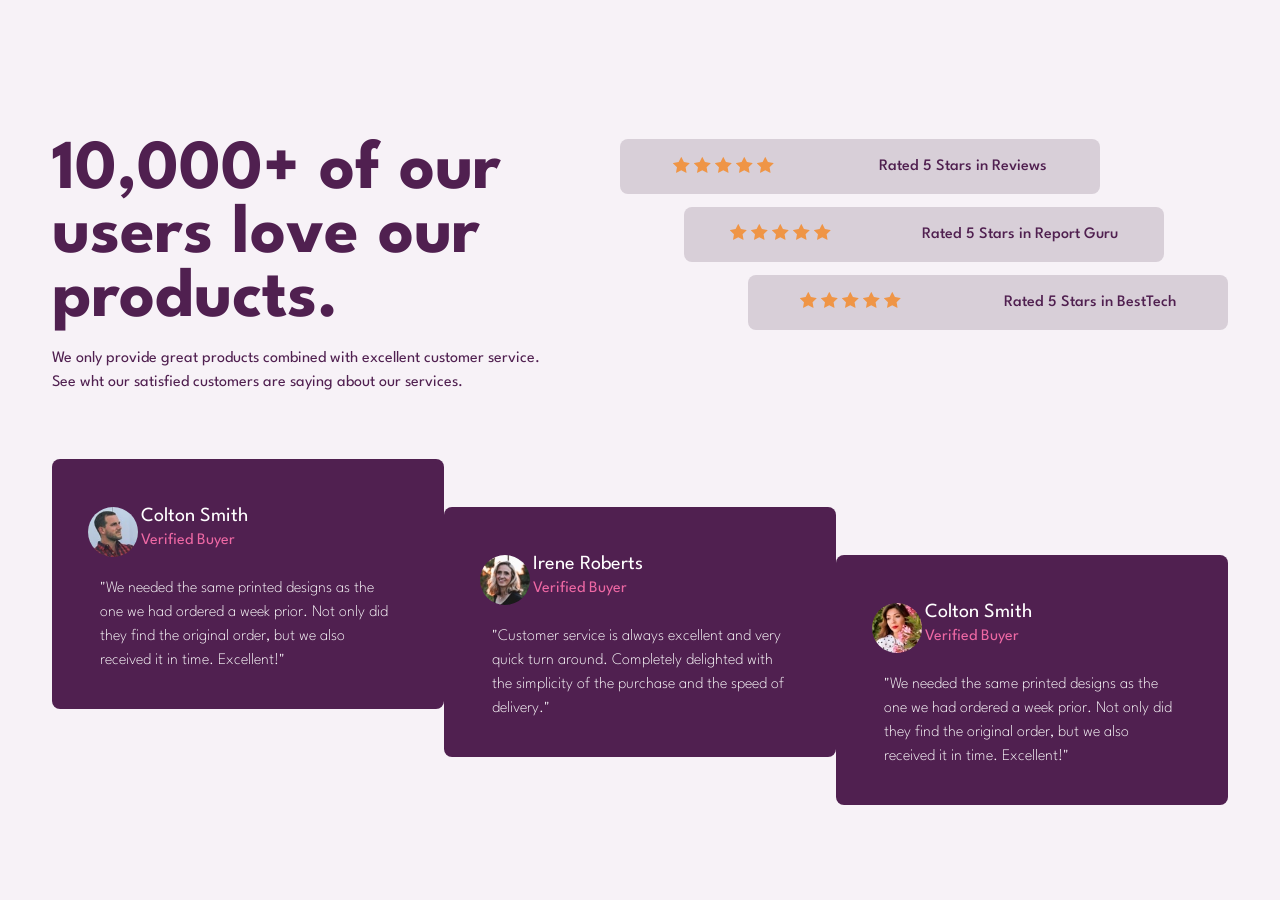
<file: index.html>
<!DOCTYPE html>
<html lang="en">

<head>
  <meta charset="UTF-8" />
  <meta name="viewport" content="width=device-width, initial-scale=1.0" />

  <!-- displays site properly based on user's device -->

  <link rel="icon" type="image/png" sizes="32x32" href="./images/favicon-32x32.png" />
  <link rel="stylesheet" href="css/app.css">
  <link rel="stylesheet" href="css/custom.css">

  <!-- AOS -->
  <link href="https://unpkg.com/aos@2.3.1/dist/aos.css" rel="stylesheet">


  <title>Frontend Mentor | Social proof section</title>


</head>

<body>


  <!-- User review section -->
  <section>
    <div class="container">
      <!-- Top row -->
      <div class="row p_5 p_md_0">
        <!-- Lead text and Sub text -->
        <div class="col_5 col_md_12 dark_magenta_text" data-aos="fade-right" data-aos-delay="90" data-aos-duration="1000">
          <h1 class="lead_text fw_700">10,000+ of our users love our products.</h1>
          <p class="sub_text mt_3">We only provide great products combined with excellent customer service. See
            wht our satisfied customers are saying about our services.</p>
        </div>

        <!-- Find rating card and text here -->
        <div class="col_7 col_md_12">
          <!-- Rating wrapper -->
          <div class="rating_wrapper">
            <!--  -->
            <div class="rating_card" data-aos="fade-up" data-aos-delay="70" data-aos-duration="1000">
              <!-- Rating star -->
              <div class="rating_star">
                <img src="./images/icon-star.svg" alt="Rating star">
                <img src="./images/icon-star.svg" alt="Rating star">
                <img src="./images/icon-star.svg" alt="Rating star">
                <img src="./images/icon-star.svg" alt="Rating star">
                <img src="./images/icon-star.svg" alt="Rating star">
              </div>
              <!-- Rating text -->
              <div class="rating_text">
                <p class="dark_magenta_text fw_500">Rated 5 Stars in Reviews</p>
              </div>
            </div>
            <!--  -->

            <!--  -->
            <div class="rating_card" data-aos="fade-up" data-aos-delay="90" data-aos-duration="1000">
              <!-- Rating star -->
              <div class="rating_star fw_500">
                <img src="./images/icon-star.svg" alt="Rating star">
                <img src="./images/icon-star.svg" alt="Rating star">
                <img src="./images/icon-star.svg" alt="Rating star">
                <img src="./images/icon-star.svg" alt="Rating star">
                <img src="./images/icon-star.svg" alt="Rating star">
              </div>
              <!-- Rating text -->
              <div class="rating_text">
                <p class="dark_magenta_text fw_500">Rated 5 Stars in Report Guru</p>
              </div>
            </div>
            <!--  -->

            <!--  -->
            <div class="rating_card" data-aos="fade-up" data-aos-delay="100" data-aos-duration="1000">
              <!-- Rating star -->
              <div class="rating_star">
                <img src="./images/icon-star.svg" alt="Rating star">
                <img src="./images/icon-star.svg" alt="Rating star">
                <img src="./images/icon-star.svg" alt="Rating star">
                <img src="./images/icon-star.svg" alt="Rating star">
                <img src="./images/icon-star.svg" alt="Rating star">
              </div>
              <!-- Rating text -->
              <div class="rating_text">
                <p class="dark_magenta_text fw_500">Rated 5 Stars in BestTech</p>
              </div>
            </div>
            <!--  -->
          </div>
        </div>
      </div>
    </div>

    <!--  -->
    <div class="container mt_md_3">
      <!-- Bottom row -->
      <div class="review_card_wrapper">
        <div class="row px_5 p_md_0">
          <!-- Review card -->
          <div class="col_4 col_md_12">
            <!-- Colton Smith -->
            <div class="review_card p_5" data-aos="fade-up" data-aos-delay="70" data-aos-duration="1000">
              <div class="row mb_3">
                <!-- User info -->
                <div class="col_2 col_md_3">
                  <img src="./images/image-colton.jpg" alt="Colton Smith">
                </div>
                <div class="col_10 col_md_9">
                  <h3 class="white_text fs_20 fw_400">Colton Smith</h3>
                  <p class="soft_pink_text mt_1">Verified Buyer</p>
                </div>
              </div>
              <!-- User review -->
              <p class="white_text fw_200 lh_1">"We needed the same printed designs as the one we had ordered a week
                prior. Not only did they find the original order, but we also received it in time. Excellent!"</p>
            </div>
          </div>

          <!-- Irene Roberts -->
          <div class="col_4 col_md_12">
            <!-- User info -->
            <div class="review_card p_5" data-aos="fade-up" data-aos-delay="90" data-aos-duration="1000">
              <div class="row mb_3">
                <div class="col_2 col_md_3">
                  <img src="./images/image-irene.jpg" alt="Irene Roberts">
                </div>
                <div class="col_10 col_md_9">
                  <h3 class="white_text fs_20 fw_400">Irene Roberts</h3>
                  <p class="soft_pink_text mt_1">Verified Buyer</p>
                </div>
              </div>
              <!-- User review -->
              <p class="white_text fw_200 lh_1">"Customer service is always excellent and very quick turn around.
                Completely delighted with the simplicity of the purchase and the speed of delivery."</p>
            </div>
          </div>
          <!-- Anne Wallace -->
          <div class="col_4 col_md_12">
            <div class="review_card p_5" data-aos="fade-up" data-aos-delay="100" data-aos-duration="1000">
              <div class="row mb_3">
                <div class="col_2 col_md_3">
                  <img src="./images/image-anne.jpg" alt="Anne Wallace">
                </div>
                <div class="col_10 col_md_9">
                  <h3 class="white_text fs_20 fw_400">Colton Smith</h3>
                  <p class="soft_pink_text mt_1">Verified Buyer</p>
                </div>
              </div>
              <p class="white_text fw_200 lh_1">"We needed the same printed designs as the one we had ordered a week
                prior. Not only did they find the original order, but we also received it in time. Excellent!"</p>
            </div>
          </div>
        </div>
      </div>
  </section>


  <!-- JS -->
  <script src="https://unpkg.com/aos@2.3.1/dist/aos.js"></script>
  <script>
    AOS.init();
  </script>
</body>

</html>
</file>
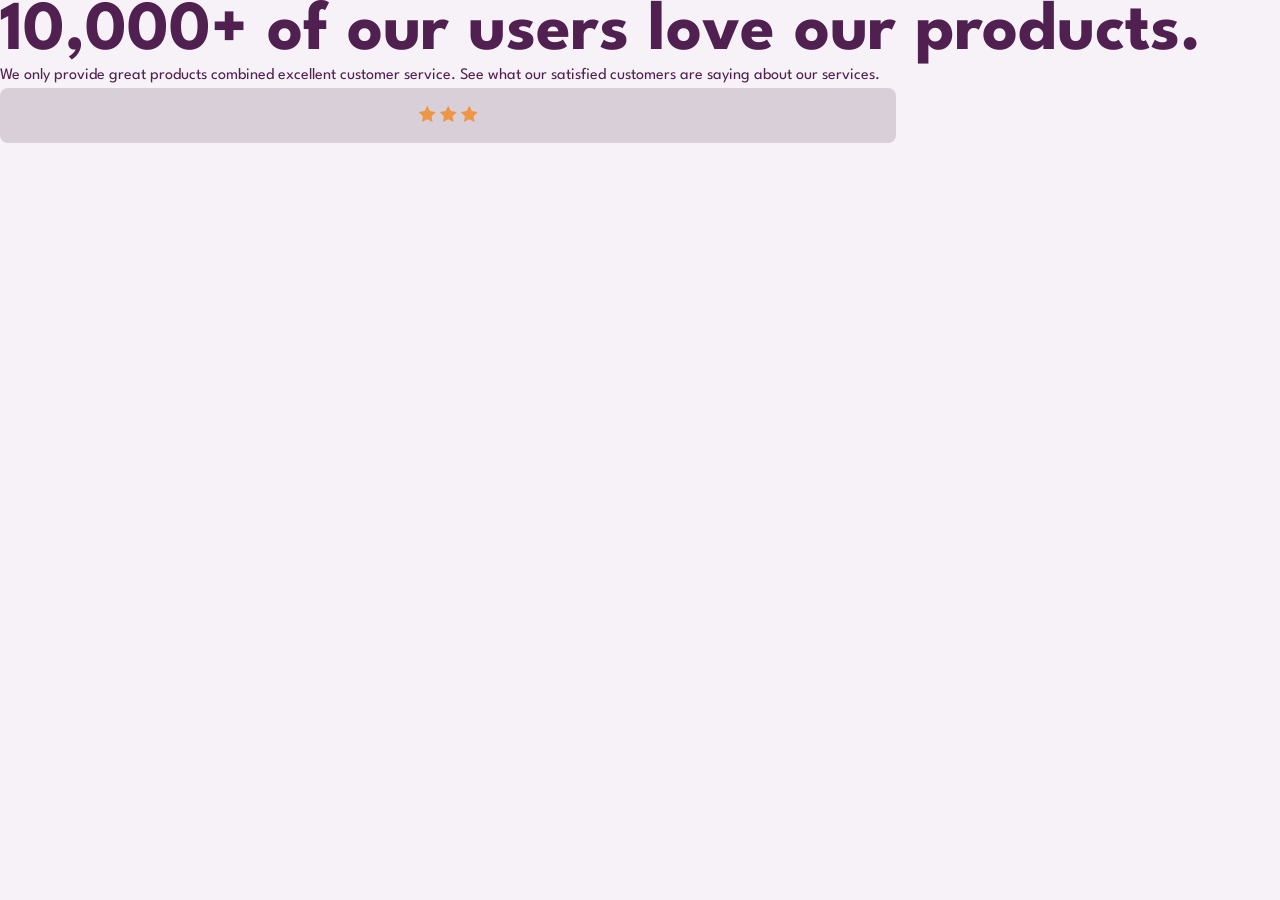
<file: test.html>
<!DOCTYPE html>
<html lang="en">

<head>
    <meta charset="UTF-8" />
    <meta name="viewport" content="width=device-width, initial-scale=1.0" />
    <!-- displays site properly based on user's device -->

    <link rel="icon" type="image/png" sizes="32x32" href="./images/favicon-32x32.png" />
    <link rel="stylesheet" href="css/app.css">

    <title>Frontend Mentor | Social proof section</title>
</head>

<body>

    <div class="container">
        <div class="flex_row">
            <div class="left_col">
                <h1 class="lead_text dark_magenta_text fs_80 fw_700">10,000+ of our users love our products.</h1>
                <p class="sub_text dark_magenta_text fs_24 fw_400">We only provide great products combined excellent customer
                    service. See what our satisfied customers are saying about our services.</p>
            </div>
            <div class="right_col">
                <div class="rating_card bg_dark_grayish_magenta">
                    <div class="rating_star">
                        <img src="images/icon-star.svg" alt="Rating star">
                        <img src="images/icon-star.svg" alt="Rating star">
                        <img src="images/icon-star.svg" alt="Rating star">                          
            </div>
        </div>





        <div class="flex_row">

        </div>
    </div>









</body>

</html>
</file>
<file: css/app.css>
/* Fonts */
@import url("https://fonts.googleapis.com/css2?family=League+Spartan:wght@100..900&display=swap");

/*  */
*,
*::before,
*::after {
  margin: 0;
  padding: 0;
  box-sizing: border-box;
}

/*  */
body {
  background-color: var(--Light-Grayish-Magenta);
  font-family: "League Spartan", sans-serif;
}
section {
  min-height: 100dvh;
  display: flex;
  flex-direction: column;
  justify-content: center;
  align-items: center;
}
/* Variable classes */
:root {
  /* Primary */
  --Very-Dark-Magenta: hsl(300, 43%, 22%);
  --Soft-Pink: hsl(333, 80%, 67%);

  /* Neutral */
  --Dark-Grayish-Magenta: hsl(303, 10%, 53%);
  --Light-Grayish-Magenta: hsl(300, 24%, 96%);
  --White: hsl(0, 0%, 100%);

  /* Background */
  --bg-Dark-Grayish-Magenta: hsl(303, 10%, 83%);
}

/* Typography */
.lead_text {
  font-family: "League Spartan", sans-serif;
  font-size: 4.375rem;
}
.sub_text {
  font-family: "League Spartan", sans-serif;
  line-height: 1.5;
}
.white_text {
  color: var(--White);
}
.dark_magenta_text {
  color: var(--Very-Dark-Magenta);
}
.soft_pink_text {
  color: var(--Soft-Pink);
}
.red {
  border: 1px solid red;
}
.blue {
  border: 1px solid blue;
}
/* Rating card */
.rating_wrapper {
  display: flex;
  flex-direction: column;
  gap: 0.8rem;
  align-items: flex-end;
}
.rating_card {
  width: 70%;
  height: 55px;
  background-color: var(--bg-Dark-Grayish-Magenta);
  border-radius: 8px;
  display: flex;
  justify-content: space-around;
  align-items: center;
}
.rating_wrapper .rating_card:nth-child(1) {
  margin-right: 8rem;
}
.rating_wrapper .rating_card:nth-child(2) {
  margin-right: 4rem;
}

/* Review card */
.review_card_wrapper {
  width: 100%;
  height: 350px;
  display: flex;
  gap: ;
}
.review_card {
  width: auto;
  height: 250px;
  background-color: var(--Very-Dark-Magenta);
  border-radius: 8px;
}
.review_card img {
  width: 50px;
  height: 50px;
  border-radius: 50%;
}

.review_card_wrapper .col_4:nth-child(2) {
  margin-top: 3rem;
}
.review_card_wrapper .col_4:nth-child(3) {
  margin-top: 6rem;
}
/* Mobile Responsiveness */
@media (max-width: 768px) {
  /* Section */
  section {
    margin: 3rem 0rem 3rem 0rem;
  }
  /* Typography */
  .lead_text {
    font-family: "League Spartan", sans-serif;
    text-align: center;
    font-size: 2.8rem;
  }
  .sub_text {
    text-align: center;
  }
  /* Rating card */
  .rating_card {
    width: 100%;
    height: 70px;
    display: grid;
    align-items: center;
    text-align: center;
  }
  /* Rating wrapper */
  .rating_wrapper {
    margin-top: 1rem;
    align-items: center;
  }
  .rating_wrapper .rating_card:nth-child(1) {
    margin-right: 0;
  }
  .rating_wrapper .rating_card:nth-child(2) {
    margin-right: 0;
  }

  /* Review card */
  .review_card_wrapper {
    height: auto;
    display: flex;
    flex-direction: column;
    gap: 1rem;
  }
  .review_card {
    width: 100%;
    height: auto;
    background-color: var(--Very-Dark-Magenta);
    border-radius: 8px;
    margin-top: 1rem;
  }
  .review_card_wrapper .col_4:nth-child(2) {
    margin-top: 0rem;
  }
  .review_card_wrapper .col_4:nth-child(3) {
    margin-top: 0rem;
  }
}
</file>
<file: css/custom.css>
/* Container */
.container {
  width: 100%;
  max-width: 1440px;
  margin: 0 auto;
  padding-left: 16px;
  padding-right: 16px;
}
/* Row */
.row {
  display: flex;
  flex-wrap: wrap;
  margin-left: -0.75rem;
  margin-right: -0.75rem;
}
/* Column */
.col {
  flex: 1 0 0%;
  padding-left: 0.75rem;
  padding-right: 0.75rem;
}
/* Fixed column sizes */
.col_1 {
  flex: 0 0 8.333%;
  max-width: 8.333%;
}
.col_2 {
  flex: 0 0 16.666%;
  max-width: 16.666%;
}
.col_3 {
  flex: 0 0 25%;
  max-width: 25%;
}
.col_4 {
  flex: 0 0 33.333%;
  max-width: 33.333%;
}
.col_5 {
  flex: 0 0 41.666%;
  max-width: 41.666%;
}
.col_6 {
  flex: 0 0 50%;
  max-width: 50%;
}
.col_7 {
  flex: 0 0 58.333%;
  max-width: 58.333%;
}
.col_8 {
  flex: 0 0 66.666%;
  max-width: 66.666%;
}
.col_9 {
  flex: 0 0 75%;
  max-width: 75%;
}
.col-_0 {
  flex: 0 0 83.333%;
  max-width: 83.333%;
}
.col_11 {
  flex: 0 0 91.666%;
  max-width: 91.666%;
}
.col_12 {
  flex: 0 0 100%;
  max-width: 100%;
}

/* Font size */
.fs_16 {
  font-size: 1rem;
}
.fs_18 {
  font-size: 1.125rem;
}
.fs_20 {
  font-size: 1.25rem;
}
.fs_24 {
  font-size: 1.5rem;
}
.fs_30 {
  font-size: 1.875rem;
}
.fs_50 {
  font-size: 4.375rem;
}

/* Font weight */
.fw_200 {
  font-weight: 200;
}
.fw_400 {
  font-weight: 400;
}
.fw_500 {
  font-weight: 500;
}
.fw_700 {
  font-weight: 700;
}
/* Margin */
.m_0 {
  margin: 0;
}
.m_1 {
  margin: 0.25rem;
}
.m_2 {
  margin: 0.5rem;
}
.m_3 {
  margin: 1rem;
}
.m_4 {
  margin: 1.5rem;
}
.m_5 {
  margin: 3rem;
}
/* directions */
.mt_1 {
  margin-top: 0.5rem;
}
.mt_3 {
  margin-top: 1rem;
}
.mb_3 {
  margin-bottom: 1rem;
}
.ms_3 {
  margin-left: 1rem;
}
.me_3 {
  margin-right: 1rem;
}
.mt_md_3 {
  margin-top: 1rem;
}
/* Padding */
.p_0 {
  padding: 0;
}
.p_1 {
  padding: 0.25rem;
}
.p_2 {
  padding: 0.5rem;
}
.p_3 {
  padding: 1rem;
}
.p_4 {
  padding: 1.5rem;
}
.p_5 {
  padding: 3rem;
}

/* directions */
.pt_3 {
  padding-top: 1rem;
}
.pb_3 {
  padding-bottom: 1rem;
}
.ps_3 {
  padding-left: 1rem;
}
.pe_3 {
  padding-right: 1rem;
}
.px_5 {
  padding: 0rem 3rem;
}
/* Line height */
.lh_1 {
  line-height: 1.5rem;
}

/* Responsive Columns and Rows */
@media (max-width: 768px) {
  .container {
    padding-left: 32px;
    padding-right: 32px;
  }
  /* Row */
  /* .row {
    display: flex;
    flex-direction: column;
  } */

  /* Column */
  .col_md_12 {
    flex: 0 0 100%;
    max-width: 100%;
  }
  .col_md_6 {
    flex: 0 0 50%;
    max-width: 50%;
  }

  .col_md_4 {
    flex: 0 0 33.333%;
    max-width: 33.333%;
  }

  .col_md_3 {
    flex: 0 0 25%;
    max-width: 25%;
  }

  /* Padding */
  .p_md_0 {
    padding: 0;
  }
  .p_md_1 {
    padding: 0.25rem;
  }
  .p_md_2 {
    padding: 0.5rem;
  }
  .p_md_3 {
    padding: 1rem;
  }
  .p_md_4 {
    padding: 1.5rem;
  }
  .p_md_5 {
    padding: 3rem;
  }
}
</file>
